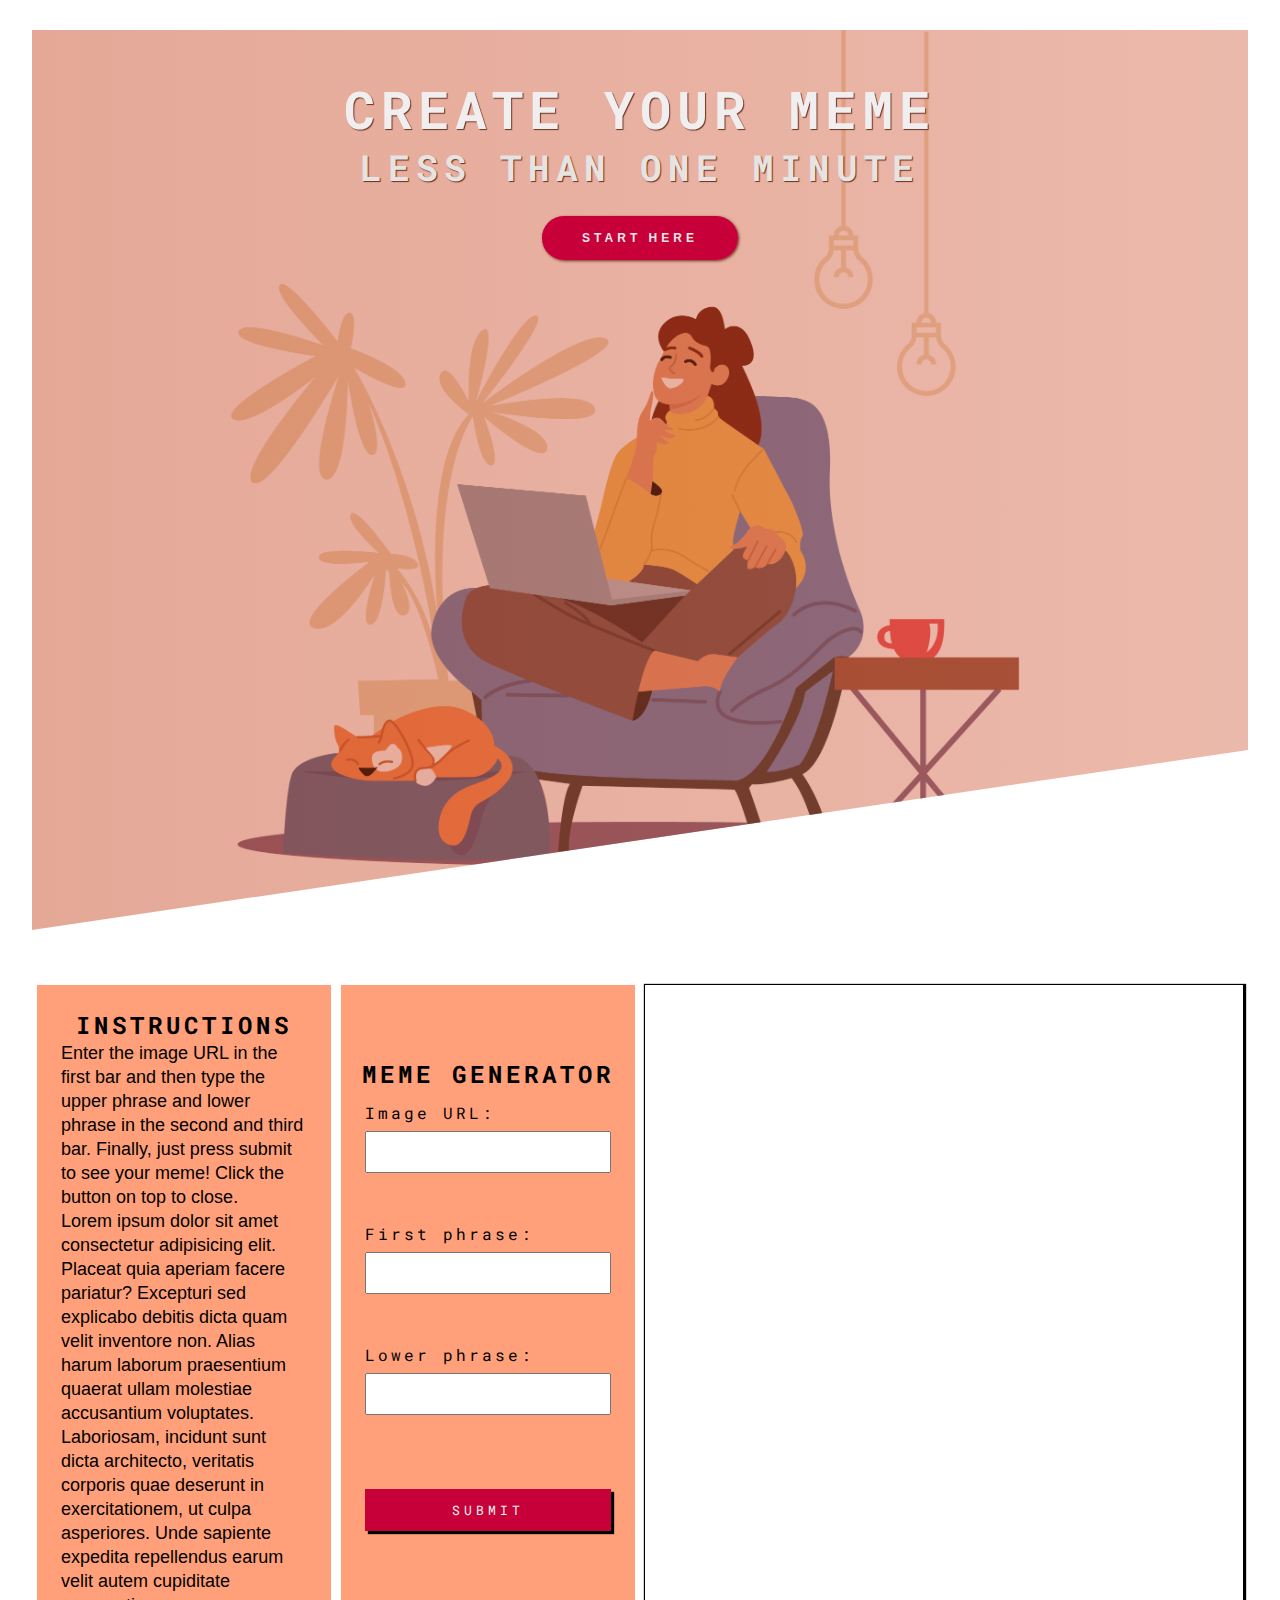
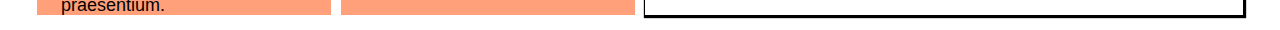
<file: index.html>
<!DOCTYPE html>
<html lang="en">
  <head>
    <meta charset="UTF-8" />
    <meta http-equiv="X-UA-Compatible" content="IE=edge" />
    <meta name="viewport" content="width=device-width, initial-scale=1.0" />
    <title>Document</title>
    <link rel="preconnect" href="https://fonts.googleapis.com" />
    <link rel="preconnect" href="https://fonts.gstatic.com" crossorigin />
    <link
      href="https://fonts.googleapis.com/css2?family=Roboto+Mono:wght@500&display=swap"
      rel="stylesheet"
    />
    <link rel="stylesheet" href="style.css" />
    <script defer src="app.js"></script>
  </head>
  <body>
    <header class="clipped-background">
      <div class="container">
        <h1 class="heading">
          <span class="text1">Create your meme</span
          ><span class="text2">Less than one minute</span>
        </h1>
        <a href="#" class="btn btn-animated">Start here</a>
      </div>
    </header>

    <main class="meme-section">
      <div class="instruction-box">
        <div class="instruction">
          <h1>Instructions</h1>
          <p>
            Enter the image URL in the first bar and then type the upper phrase
            and lower phrase in the second and third bar. Finally, just press
            submit to see your meme! Click the button on top to close.
          </p>

          <p>
            Lorem ipsum dolor sit amet consectetur adipisicing elit. Placeat
            quia aperiam facere pariatur? Excepturi sed explicabo debitis dicta
            quam velit inventore non. Alias harum laborum praesentium quaerat
            ullam molestiae accusantium voluptates.
          </p>
          <p>
            Laboriosam, incidunt sunt dicta architecto, veritatis corporis quae
            deserunt in exercitationem, ut culpa asperiores. Unde sapiente
            expedita repellendus earum velit autem cupiditate praesentium.
          </p>
        </div>
      </div>
      <div class="meme-generator">
        <div class="form-box">
          <h1>Meme generator</h1>
          <form class="meme-form" action="" method="">
            <div class="input-container">
              <label for="URL"> Image URL:</label>
              <input type="text" id="URL" minlength="2" />
            </div>

            <div class="input-container">
              <label for="upperText">First phrase:</label>
              <input type="text" id="upperText" minlength="2" />
            </div>

            <div class="input-container">
              <label for="lowerText">Lower phrase:</label>
              <input type="text" id="lowerText" />
            </div>

            <input type="submit" />
          </form>
        </div>
      </div>
      <div class="memeUI">
        <div class="meme-box"></div>
      </div>
    </main>
  </body>
</html>
</file>
<file: style.css>
* {
  margin: 0;
  padding: 0;
  box-sizing: border-box;
}

html {
  font-size: 62.5%;
}

.clipped-background {
  background-image: linear-gradient(to left, #cf543268, #c43b1571),
    url(wallpaper.png);
  background-size: contain;
  background-position: top;
  background-repeat: no-repeat;
  width: 95%;
  height: 90rem;
  margin: 3rem auto;
  clip-path: polygon(0 0, 100% 0, 100% 80%, 0 100%);
  margin-bottom: 5rem;
}

.container {
  text-align: center;
  position: absolute;
  transform: translate(-50%, -50%);
  top: 10%;
  left: 50%;
}

.heading {
  position: relative;
  top: 5rem;
}

.text1 {
  display: block;
  text-transform: upperCase;
  color: #f0eeee;
  font-size: 5.2rem;
  letter-spacing: 0.6rem;
  font-family: "Roboto Mono", monospace;
  text-shadow: 1px 1px 1px #6d3120;
  animation: moveInLeft;
  animation-timing-function: ease-in;
  animation-duration: 1s;
}

@keyframes moveInLeft {
  0% {
    opacity: 0;
    transform: translateX(2rem);
  }
  80% {
    transform: translateX(-2rem);
  }
  100% {
    opacity: 1;
    transform: translateX(0);
  }
}

.text2 {
  display: block;
  text-transform: upperCase;
  letter-spacing: 0.6rem;
  color: #e6e4e3;
  font-size: 3.6rem;
  font-family: "Roboto Mono", monospace;
  text-shadow: 1px 1px 1px #6d2c1c;
  animation: moveInRight;
  animation-timing-function: ease-in-out;
  animation-duration: 1s;
}

@keyframes moveInRight {
  0% {
    opacity: 0;
    transform: translateX(-2rem);
  }
  80% {
    transform: translateX(2rem);
  }
  100% {
    opacity: 1;
    transform: translateX(0);
  }
}

.btn:link,
.btn:visited {
  text-decoration: none;
  color: #e9e7e7;
  font-size: 1.2rem;
  font-weight: 600;
  text-transform: uppercase;
  font-family: "Montserrat", sans-serif;
  padding: 1.5rem 4rem;
  background-color: #c70039;
  border-radius: 10rem;
  letter-spacing: 0.4rem;
  box-shadow: 1px 1px 3px #6d2c1c;
  position: relative;
  top: 9rem;
}

.btn::after {
  content: "";
  position: absolute;
  top: 0rem;
  left: 0rem;
  width: 100%;
  height: 100%;
  background-color: #c05674;
  border-radius: 10rem;
  z-index: -1;
  transition: all 0.3s;
}

.btn:hover::after {
  opacity: 0;
  transform: scale(1.5);
}

.btn-animated {
  animation: moveInBottom;
  animation-duration: 1s;
  animation-timing-function: ease-in;
  animation-fill-mode: backwards;
}

@keyframes moveInBottom {
  0% {
    top: 12rem;
    opacity: 0;
  }
  100% {
    transform: translateY(0);
    opacity: 1;
  }
}

.meme-section {
  width: 95%;
  height: 65rem;
  border-radius: 1.5rem;
  margin: 0 auto;
  display: grid;
  grid-template-columns: 25% 25% 50%;
  grid-template-rows: 1fr 1fr;
}

.instruction-box {
  grid-row: 1 / 3;
  padding: 0.5rem;
}

.instruction {
  background-color: lightsalmon;
  /* box-shadow: 1px 1px 1px 2px #000; */
  display: flex;
  flex-direction: column;
  justify-content: center;
  justify-content: space-evenly;
  padding: 2.4rem;
  height: 63rem;
}

.instruction > h1 {
  font-size: 2.4rem;
  text-transform: uppercase;
  text-align: center;
  letter-spacing: 0.4rem;
  font-family: "Roboto Mono", monospace;
}

.instruction > p {
  font-size: 1.8rem;
  line-height: 2.4rem;
  font-family: "Montserrat", sans-serif;
}

.meme-generator {
  grid-row: 1 / 3;
  padding: 0.5rem;
}

.form-box {
  background-color: lightsalmon;
  display: flex;
  flex-direction: column;
  justify-content: space-evenly;
  justify-content: center;
  padding: 1.2rem;
  height: 63rem;
  /* box-shadow: 1px 1px 1px 2px #000; */
}

.form-box h1 {
  font-size: 2.4rem;
  font-family: "Roboto Mono", monospace;
  text-transform: upperCase;
  text-align: center;
  letter-spacing: 0.4rem;
}

form {
  display: flex;
  flex-direction: column;
  gap: 5rem;
  padding: 1.2rem;
}

.input-container {
  font-size: 1.6rem;
  font-family: "Roboto Mono", monospace;
  letter-spacing: 0.3rem;
}

.input-container > input[type="text"] {
  width: 100%;
  height: 4.2rem;
  outline: none;
  margin-top: 0.8rem;
}

form > input[type="submit"] {
  box-shadow: 3px 3px 1px #000;
  padding: 1.2rem 0;
  margin-top: 2.4rem;
  border: none;
  text-transform: uppercase;
  font-family: "Roboto Mono", monospace;
  letter-spacing: 0.4rem;
  transition: all 0.2s ease;
  background-color: #c70039;
  color: #eee;
}

input[type="submit"]:hover {
  cursor: pointer;
  transform: translateY(-3px);
}

input[type="submit"]:active {
  box-shadow: 2px 2px #000;
}

.memeUI {
  grid-row: 1 / 3;
  padding: 0.5rem;
  /* overflow: hidden; */
}

.meme-box {
  /* border: 1px solid #6d2c1c; */
  padding: 0.5rem;
  height: 63rem;
  box-shadow: 1px 1px 1px 2px #000;
}

.meme-image {
  width: 27rem;
  height: 27rem;
  /* box-shadow: 1px 1px 1px #000; */
  margin: 1.4rem;
  background-position: center;
  background-size: cover;
  background-repeat: no-repeat;
  display: inline-block;
  position: relative;
  text-align: center;
  transition: all 1s;
  box-shadow: 1px 1px 2px #000;
}

.meme-image:hover {
  transform: scale(1.1);
  z-index: 99;
}

.p-1,
.p-2 {
  font-size: 2.2rem;
  font-weight: 700;
  text-shadow: 2px 2px 2px #000;
  font-family: "Montserrat", sans-serif;
  text-transform: uppercase;
  color: #da5533;
  position: absolute;
  letter-spacing: 0.4rem;
}

.p-1 {
  transform: translate(-50%, -50%);
  top: 20%;
  left: 50%;
}
.p-2 {
  transform: translate(-50%, -50%);
  top: 80%;
  left: 50%;
}

.close-btn {
  border: none;
  position: absolute;
  top: 1rem;
  left: 85%;
  cursor: pointer;
}

.icon {
  width: 4rem;
  height: 4rem;
  stroke: red;
}
</file>
